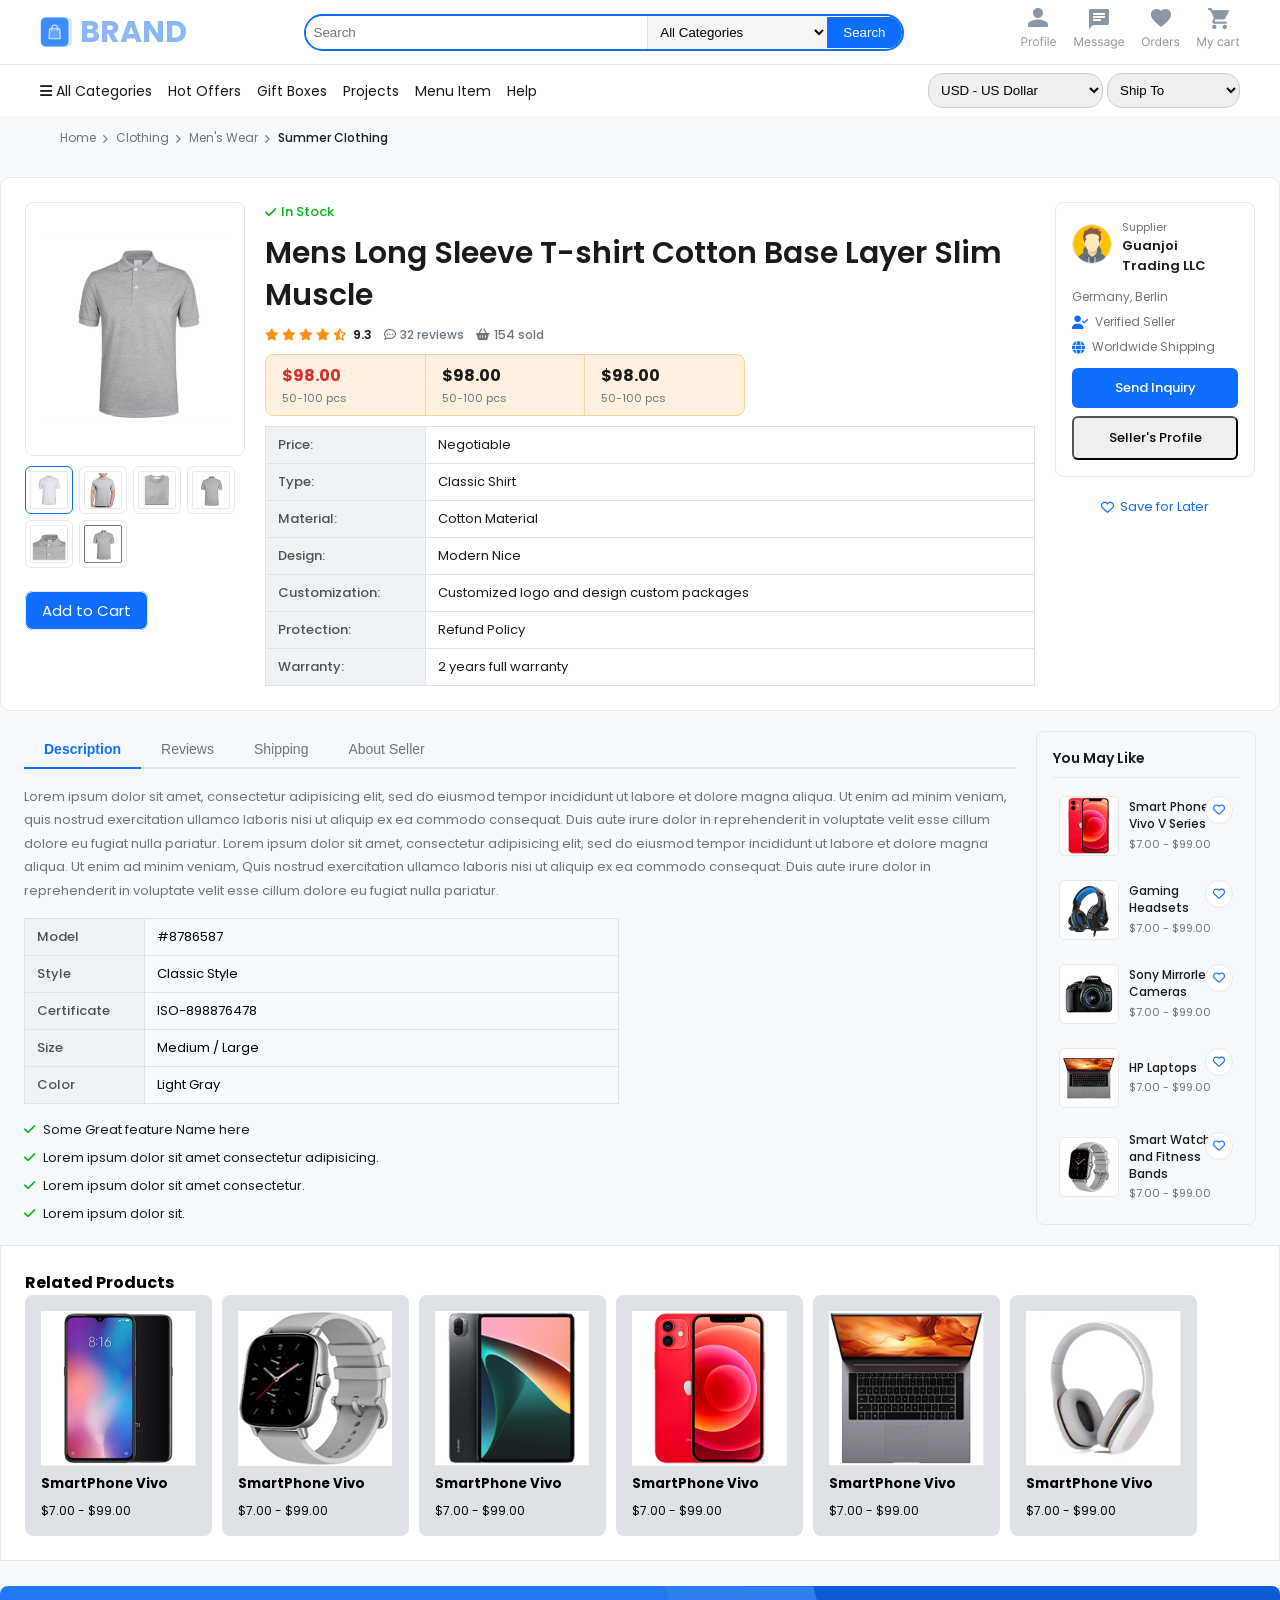
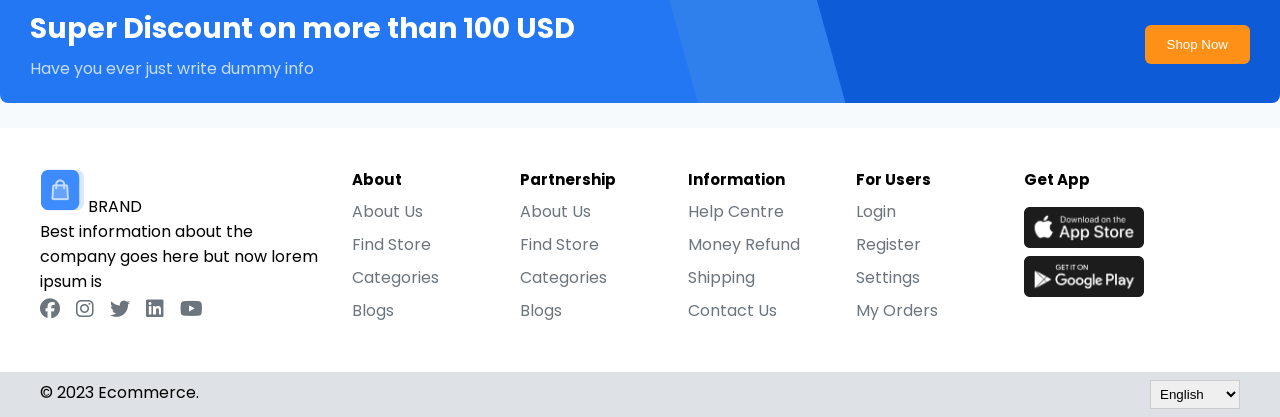
<file: product.html>
<!doctype html>
<html lang="en">
  <head>
    <meta charset="UTF-8" />
    <meta name="viewport" content="width=device-width, initial-scale=1.0" />

    <link rel="stylesheet" href="css/product.css" />

    <link
      rel="stylesheet"
      href="https://cdnjs.cloudflare.com/ajax/libs/font-awesome/6.5.0/css/all.min.css"
      crossorigin="anonymous"
      referrerpolicy="no-referrer"
    />

    <link
      href="https://fonts.googleapis.com/css2?family=Poppins&display=swap"
      rel="stylesheet"
    />

    <title>E-Commerce</title>
  </head>

  <body>
    <!-- HEADER -->
    <header class="top-header">
      <div class="brand-logo">
        <img
          src="Images/Header,Footer/logo-symbol.png"
          alt="logo"
          href="index.html"
        />
        <span class="title">BRAND</span>
      </div>

      <div class="search-container">
        <input
          type="search"
          placeholder="Search"
          aria-label="Search products"
        />
        <select aria-label="Select category">
          <option>All Categories</option>
          <option>Electronics</option>
          <option>Fashion</option>
          <option>Home & Living</option>
          <option>Beauty & Personal Care</option>
          <option>Sports & Fitness</option>
          <option>Toys & Games</option>
          <option>Books</option>
          <option>Groceries</option>
          <option>Automotive</option>
        </select>
        <button type="button">Search</button>
      </div>

      <div class="action-buttons">
        <a href="#"
          ><img src="Images/Header,Footer/Profile.svg" alt="profile"
        /></a>
        <a href="#"
          ><img src="Images/Header,Footer/Message.png" alt="messages"
        /></a>
        <a href="#"
          ><img src="Images/Header,Footer/Orders.png" alt="orders"
        /></a>
        <a href="#"><img src="Images/Header,Footer/Cart.png" alt="cart" /></a>
      </div>
    </header>

    <!-- MAIN NAVBAR -->
    <nav class="navbar">
      <div class="nav-action-buttons">
        <ul class="nav-links">
          <li>
            <a href="#"><i class="fa-solid fa-bars"></i> All Categories</a>
          </li>
          <li><a href="#">Hot Offers</a></li>
          <li><a href="#">Gift Boxes</a></li>
          <li><a href="#">Projects</a></li>
          <li><a href="#">Menu Item</a></li>
          <li><a href="#">Help</a></li>
        </ul>
      </div>
      <div class="country-select">
        <select class="currency-select" aria-label="Select currency">
          <option value="usd">USD - US Dollar</option>
          <option value="eur">EUR - Euro</option>
          <option value="gbp">GBP - British Pound</option>
          <option value="pkr">PKR - Pakistani Rupee</option>
          <option value="inr">INR - Indian Rupee</option>
          <option value="aed">AED - UAE Dirham</option>
          <option value="sar">SAR - Saudi Riyal</option>
          <option value="jpy">JPY - Japanese Yen</option>
          <option value="cny">CNY - Chinese Yuan</option>
        </select>
        <select class="ship-select" aria-label="Ship to country">
          <option value="">Ship To</option>
          <option value="pk">Pakistan</option>
          <option value="us">United States</option>
          <option value="uk">United Kingdom</option>
          <option value="ae">UAE</option>
          <option value="sa">Saudi Arabia</option>
          <option value="in">India</option>
          <option value="cn">China</option>
          <option value="jp">Japan</option>
        </select>
      </div>
    </nav>

    <main>
      <!-- BREADCRUMB -->
      <nav class="breadcrumb" aria-label="Breadcrumb">
        <ul>
          <li><a href="index.html">Home</a></li>
          <li><a href="#">Clothing</a></li>
          <li><a href="#">Men's Wear</a></li>
          <li><a href="#">Summer Clothing</a></li>
        </ul>
      </nav>
      <!--MAIN PRODUCT SECTION-->
      <section class="main-product">
        <div class="gallery">
          <div class="main-image">
            <img
              src="Images/Product/Main Product/main-image.png"
              alt="Main-Image"
            />
          </div>
          <div class="image-gallery">
            <img src="Images/Product/Main Product/Image-1.png" alt="image-1" />
            <img src="Images/Product/Main Product/Image-2.png" alt="image-2" />
            <img src="Images/Product/Main Product/Image-3.png" alt="image-3" />
            <img src="Images/Product/Main Product/Image-4.png" alt="image-4" />
            <img src="Images/Product/Main Product/Image-5.png" alt="image-5" />
            <img src="Images/Product/Main Product/Image-6.png" alt="image-6" />
          </div>
          <div class="add-to-cart">
            <a href="cart.html">Add to Cart</a>
          </div>
        </div>
        <div class="product-info">
          <div class="available">
            <i class="fa-solid fa-check"></i>
            <span>In Stock</span>
          </div>
          <div class="product-title">
            <h3>Mens Long Sleeve T-shirt Cotton Base Layer Slim Muscle</h3>
          </div>
          <div class="product-rating">
            <div class="rating-box">
              <i class="fa-solid fa-star"></i>
              <i class="fa-solid fa-star"></i>
              <i class="fa-solid fa-star"></i>
              <i class="fa-solid fa-star"></i>
              <i class="fa-solid fa-star-half-stroke"></i>
              <span>9.3</span>
            </div>

            <div class="review-box">
              <i class="fa-regular fa-comment-dots"></i>
              <span>32 reviews</span>
            </div>

            <div class="sold-box">
              <i class="fa-solid fa-basket-shopping"></i>
              <span>154 sold</span>
            </div>
          </div>
          <div class="whole-sale-prices">
            <div class="whole-sale-info">
              <h3>$98.00</h3>
              <span>50-100 pcs</span>
            </div>
            <div class="whole-sale-info">
              <h3>$98.00</h3>
              <span>50-100 pcs</span>
            </div>
            <div class="whole-sale-info">
              <h3>$98.00</h3>
              <span>50-100 pcs</span>
            </div>
          </div>
          <div class="product-short-info">
            <div class="info-row">
              <span class="label">Price:</span>
              <span class="value">Negotiable</span>
            </div>

            <div class="info-row">
              <span class="label">Type:</span>
              <span class="value">Classic Shirt</span>
            </div>

            <div class="info-row">
              <span class="label">Material:</span>
              <span class="value">Cotton Material</span>
            </div>

            <div class="info-row">
              <span class="label">Design:</span>
              <span class="value">Modern Nice</span>
            </div>

            <div class="info-row">
              <span class="label">Customization:</span>
              <span class="value"
                >Customized logo and design custom packages</span
              >
            </div>

            <div class="info-row">
              <span class="label">Protection:</span>
              <span class="value">Refund Policy</span>
            </div>

            <div class="info-row">
              <span class="label">Warranty:</span>
              <span class="value">2 years full warranty</span>
            </div>
          </div>
        </div>
        <div class="seller-column">
          <div class="seller-info">
            <div class="seller-title">
              <div class="seller-pic">
                <img
                  src="Images/Product/Seller/seller.png"
                  alt="seller-profile"
                />
              </div>
              <div class="seller-name">
                <p>Supplier</p>
                <p>Guanjoi Trading LLC</p>
              </div>
            </div>
            <div class="seller-details">
              <div class="seller-country">
                <span>Germany, Berlin</span>
              </div>
              <div class="seller-verified">
                <i class="fa-solid fa-user-check"></i>
                <span>Verified Seller</span>
              </div>
              <div class="worldwide">
                <i class="fa-solid fa-globe"></i>
                <span>Worldwide Shipping</span>
              </div>
            </div>
            <div class="seller-buttons">
              <button>Send Inquiry</button>
              <button>Seller's Profile</button>
            </div>
          </div>
          <div class="save-for-later">
            <i class="fa-regular fa-heart"></i>
            <span>Save for Later</span>
          </div>
        </div>
      </section>

      <!-- MID SECTION-->
      <section class="details-plus-maylike">
        <!--PRODUCT DESCRIPTION-->
        <section class="product-description-box">
          <div class="navigation-buttons">
            <ul>
              <li><button>Description</button></li>
              <li><button>Reviews</button></li>
              <li><button>Shipping</button></li>
              <li><button>About Seller</button></li>
            </ul>
          </div>
          <div class="product-description">
            <p>
              Lorem ipsum dolor sit amet, consectetur adipisicing elit, sed do
              eiusmod tempor incididunt ut labore et dolore magna aliqua. Ut
              enim ad minim veniam,<br />
              quis nostrud exercitation ullamco laboris nisi ut aliquip ex ea
              commodo consequat. Duis aute irure dolor in reprehenderit in
              voluptate velit esse cillum dolore eu fugiat nulla pariatur. Lorem
              ipsum dolor sit amet, consectetur adipisicing elit, sed do eiusmod
              tempor incididunt ut labore et dolore magna aliqua. Ut enim ad
              minim veniam, Quis nostrud exercitation ullamco laboris nisi ut
              aliquip ex ea commodo consequat. Duis aute irure dolor in
              reprehenderit in voluptate velit esse cillum dolore eu fugiat
              nulla pariatur.
            </p>
          </div>
          <div class="details-table">
            <table>
              <tbody>
                <tr>
                  <td>Model</td>
                  <td>#8786587</td>
                </tr>

                <tr>
                  <td>Style</td>
                  <td>Classic Style</td>
                </tr>

                <tr>
                  <td>Certificate</td>
                  <td>ISO-898876478</td>
                </tr>

                <tr>
                  <td>Size</td>
                  <td>Medium / Large</td>
                </tr>

                <tr>
                  <td>Color</td>
                  <td>Light Gray</td>
                </tr>
              </tbody>
            </table>
          </div>
          <div class="details-check">
            <ul>
              <li>
                <i class="fa-solid fa-check"></i>
                Some Great feature Name here
              </li>

              <li>
                <i class="fa-solid fa-check"></i>
                Lorem ipsum dolor sit amet consectetur adipisicing.
              </li>

              <li>
                <i class="fa-solid fa-check"></i>
                Lorem ipsum dolor sit amet consectetur.
              </li>

              <li>
                <i class="fa-solid fa-check"></i>
                Lorem ipsum dolor sit.
              </li>
            </ul>
          </div>
        </section>
        <!-- YOU MAY LIKE SECTION -->
        <section class="you-may-like-box">
          <h4>You May Like</h4>

          <div class="products-list">
            <a href="#" class="product-card">
              <div class="image">
                <img src="Images/Cards/1.png" alt="Smart phone" />
              </div>

              <div class="product-details">
                <h5>Smart Phones Vivo V Series</h5>
                <p class="price">$7.00 - $99.00</p>
              </div>
            </a>

            <a href="#" class="product-card">
              <div class="image">
                <img src="Images/Cards/5.png" alt="Gaming headset" />
              </div>

              <div class="product-details">
                <h5>Gaming Headsets</h5>
                <p class="price">$7.00 - $99.00</p>
              </div>
            </a>

            <a href="#" class="product-card">
              <div class="image">
                <img src="Images/Cards/6.png" alt="Sony camera" />
              </div>

              <div class="product-details">
                <h5>Sony Mirrorless Cameras</h5>
                <p class="price">$7.00 - $99.00</p>
              </div>
            </a>

            <a href="#" class="product-card">
              <div class="image">
                <img src="Images/Cards/7.png" alt="HP laptop" />
              </div>

              <div class="product-details">
                <h5>HP Laptops</h5>
                <p class="price">$7.00 - $99.00</p>
              </div>
            </a>

            <a href="#" class="product-card">
              <div class="image">
                <img src="Images/Cards/8.png" alt="Smart watch" />
              </div>

              <div class="product-details">
                <h5>Smart Watches and Fitness Bands</h5>
                <p class="price">$7.00 - $99.00</p>
              </div>
            </a>
          </div>
        </section>
      </section>

      <!--RELATED PRODUCTS-->
      <section class="related-products">
        <h4>Related Products</h4>
        <div class="related-grid">
          <div class="product-card">
            <img src="Images/Listing/1.png" alt="item-1" />
            <h5>SmartPhone Vivo</h5>
            <p>$7.00 - $99.00</p>
          </div>
          <div class="product-card">
            <img src="Images/Listing/6.png" alt="item-1" />
            <h5>SmartPhone Vivo</h5>
            <p>$7.00 - $99.00</p>
          </div>
          <div class="product-card">
            <img src="Images/Listing/2.png" alt="item-2" />
            <h5>SmartPhone Vivo</h5>
            <p>$7.00 - $99.00</p>
          </div>
          <div class="product-card">
            <img src="Images/Listing/3.png" alt="item-3" />
            <h5>SmartPhone Vivo</h5>
            <p>$7.00 - $99.00</p>
          </div>
          <div class="product-card">
            <img src="Images/Listing/4.png" alt="item-4" />
            <h5>SmartPhone Vivo</h5>
            <p>$7.00 - $99.00</p>
          </div>
          <div class="product-card">
            <img src="Images/Listing/5.png" alt="item-5" />
            <h5>SmartPhone Vivo</h5>
            <p>$7.00 - $99.00</p>
          </div>
        </div>
      </section>

      <!--DISCOUNT BOX-->
      <section class="discount-box">
        <div class="details">
          <h3>Super Discount on more than 100 USD</h3>
          <p>Have you ever just write dummy info</p>
        </div>
        <div class="shopnow-button">
          <button>Shop Now</button>
        </div>
      </section>
    </main>

    <!-- FOOTER -->
    <footer class="footer">
      <section class="top-footer">
        <div class="logo-details">
          <div id="brand-logo">
            <img src="Images/Header,Footer/logo-symbol.png" alt="Brand logo" />
            <span class="title">BRAND</span>
          </div>
          <p>
            Best information about the company goes here but now lorem ipsum is
          </p>
          <div class="social-action-buttons">
            <a href="#" aria-label="Facebook"
              ><i class="fa-brands fa-facebook"></i
            ></a>
            <a href="#" aria-label="Instagram"
              ><i class="fa-brands fa-instagram"></i
            ></a>
            <a href="#" aria-label="Twitter"
              ><i class="fa-brands fa-twitter"></i
            ></a>
            <a href="#" aria-label="LinkedIn"
              ><i class="fa-brands fa-linkedin"></i
            ></a>
            <a href="#" aria-label="YouTube"
              ><i class="fa-brands fa-youtube"></i
            ></a>
          </div>
        </div>
        <div class="about-details">
          <h3>About</h3>
          <ul>
            <li><a href="#">About Us</a></li>
            <li><a href="#">Find Store</a></li>
            <li><a href="#">Categories</a></li>
            <li><a href="#">Blogs</a></li>
          </ul>
        </div>
        <div class="partnership-details">
          <h3>Partnership</h3>
          <ul>
            <li><a href="#">About Us</a></li>
            <li><a href="#">Find Store</a></li>
            <li><a href="#">Categories</a></li>
            <li><a href="#">Blogs</a></li>
          </ul>
        </div>
        <div class="information-details">
          <h3>Information</h3>
          <ul>
            <li><a href="#">Help Centre</a></li>
            <li><a href="#">Money Refund</a></li>
            <li><a href="#">Shipping</a></li>
            <li><a href="#">Contact Us</a></li>
          </ul>
        </div>
        <div class="forusers-details">
          <h3>For Users</h3>
          <ul>
            <li><a href="#">Login</a></li>
            <li><a href="#">Register</a></li>
            <li><a href="#">Settings</a></li>
            <li><a href="#">My Orders</a></li>
          </ul>
        </div>
        <div class="getapp-details">
          <h3>Get App</h3>
          <img
            src="Images/Header,Footer/Appstore-button.png"
            alt="Download on App Store"
          />
          <img
            src="Images/Header,Footer/Googleplay-button.png"
            alt="Download on Google Play"
          />
        </div>
      </section>
      <section class="bottom-footer">
        <p>© 2023 Ecommerce.</p>
        <select id="select-lang" aria-label="Select language">
          <option value="en">English</option>
          <option value="es">Spanish</option>
          <option value="fr">French</option>
          <option value="de">German</option>
          <option value="zh">Chinese</option>
          <option value="ja">Japanese</option>
          <option value="ko">Korean</option>
          <option value="ar">Arabic</option>
          <option value="hi">Hindi</option>
        </select>
      </section>
    </footer>
    <script src="js/product.js"></script>
  </body>
</html>
</file>
<file: css/product.css>
/* =========================
   GLOBAL RESET + ROOT
========================= */
* {
  margin: 0;
  padding: 0;
  box-sizing: border-box;
}

:root {
  /* spacing */
  --space-xs: 4px;
  --space-sm: 8px;
  --space-md: 16px;
  --space-lg: 24px;
  --space-xl: 40px;
  --space-xxl: 60px;

  /* colors */
  --color-primary: #0d6efd;
  --color-primary-hover: #0b5ed7;
  --color-border: #e5e7eb;
  --color-text: #1a1a1a;
  --color-text-medium: #606060;
  --color-text-light: #6c757d;
  --color-muted: #8b96a5;
  --color-bg-page: #f7fafc;
  --color-bg-inner-page: #dee2e7;
  --color-bg-white: #ffffff;
  --color-bg-light: #f8f9fa;
  --color-stars: #ff9017;
  --color-free-ship: #00b517;
}

/* =========================
   BASE
========================= */
body {
  background: var(--color-bg-page);
  font-family: "Poppins", sans-serif;
  display: flex;
  flex-direction: column;
  min-height: 100vh;
}

main {
  flex: 1;
}

/* =========================
   HEADER
========================= */
.top-header {
  display: flex;
  justify-content: space-between;
  align-items: center;
  padding: var(--space-sm) var(--space-xl);
  border-bottom: 1px solid var(--color-border);
  background: white;
  position: sticky;
  top: 0;
  z-index: 1000;

  .brand-logo {
    display: flex;
    align-items: center;
    gap: var(--space-sm);

    img {
      height: 32px;
    }

    .title {
      font-size: 30px;
      font-weight: 700;
      color: #8cb7f5;
    }
  }

  .action-buttons {
    display: flex;
    align-items: center;
    gap: var(--space-md);
  }

  .search-container {
    display: flex;
    align-items: center;
    flex: 1;
    max-width: 600px;
    margin: 0 var(--space-lg);
    border: 2px solid var(--color-primary);
    border-radius: 30px;
    overflow: hidden;

    input {
      flex: 1;
      padding: var(--space-sm);
      border: none;
      outline: none;
    }

    select {
      padding: var(--space-sm);
      border: none;
      border-left: 1px solid #ddd;
      background: #f5f5f5;
    }

    button {
      padding: var(--space-sm) var(--space-md);
      border: none;
      background: var(--color-primary);
      color: white;
      cursor: pointer;

      &:hover {
        background: var(--color-primary-hover);
      }
    }
  }
}

/* =========================
   NAVBAR
========================= */
.navbar {
  display: flex;
  justify-content: space-between;
  align-items: center;
  padding: var(--space-sm) var(--space-xl);
  background: white;

  .nav-action-buttons {
    ul {
      display: flex;
      gap: var(--space-md);
      list-style: none;
    }
  }

  select {
    padding: var(--space-sm);
    border: 1px solid #ccc;
    border-radius: 15px;
  }

  a {
    text-decoration: none;
    color: var(--color-text);
    font-size: 14px;
    transition: 0.2s;

    &:hover {
      color: var(--color-primary);
      border-bottom: 2px solid var(--color-primary);
    }
  }
}

/* =========================
   BREADCRUMB
========================= */
.breadcrumb {
  padding: var(--space-sm) var(--space-xxl);

  ul {
    display: flex;
    gap: var(--space-sm);
    list-style: none;
  }

  li {
    a {
      text-decoration: none;
      color: var(--color-text-light);
      font-size: 12px;
    }

    &:not(:last-child) a::after {
      content: "\f054";
      font-family: "Font Awesome 6 Free";
      font-weight: 900;
      margin-left: 6px;
      font-size: 9px;
    }

    &:last-child a {
      color: var(--color-text);
      font-weight: 500;
    }
  }
}

/* =========================
   MAIN PRODUCT
========================= */

.main-product {
  display: grid;
  grid-template-columns: 220px 1fr 200px;
  max-width: 1300px;
  gap: 20px;
  margin: 20px auto;
  padding: var(--space-lg);
  background-color: var(--color-bg-white);
  border: 1px solid var(--color-border);
  border-radius: 10px;
  align-items: start;

  .gallery {
    display: flex;
    flex-direction: column;
    gap: 10px;

    .main-image {
      width: 100%;
      border: 1px solid var(--color-border);
      border-radius: 8px;
      overflow: hidden;
      display: flex;
      align-items: center;
      justify-content: center;
      padding: var(--space-md);

      img {
        width: 100%;
        height: 220px;
        object-fit: contain;
      }
    }

    .image-gallery {
      display: flex;
      gap: 6px;
      flex-wrap: wrap;

      img {
        width: 48px;
        height: 48px;
        object-fit: contain;
        border: 1px solid var(--color-border);
        border-radius: 6px;
        cursor: pointer;
        padding: 4px;
        transition: border-color 0.2s;

        &:hover,
        &.active {
          border-color: var(--color-primary);
        }
      }
    }
    .add-to-cart {
      margin-top: 20px;
      transition: 0.3s ease;
      a {
        text-decoration: none;
        background-color: var(--color-primary);
        color: var(--color-bg-white);
        font-size: 15px;
        border: 0.5px solid var(--color-border);
        padding: var(--space-sm) var(--space-md);
        border-radius: 8px;
      }
      &:hover {
        transform: scale(1.05);
        margin-left: 10px;
      }
    }
  }

  .product-info {
    display: flex;
    flex-direction: column;
    gap: 10px;

    .available {
      display: flex;
      align-items: center;
      gap: 5px;
      color: #00b517;
      font-size: 13px;
      font-weight: 500;
    }

    .product-title h3 {
      font-size: 30px;
      font-weight: 600;
      line-height: 1.4;
      color: var(--color-text);
    }

    .product-rating {
      display: flex;
      align-items: center;
      gap: 12px;
      font-size: 12px;

      .rating-box {
        display: flex;
        align-items: center;
        gap: 3px;
        color: #ff9017;

        span {
          color: var(--color-text);
          font-weight: 600;
          margin-left: 3px;
        }
      }

      .review-box,
      .sold-box {
        display: flex;
        align-items: center;
        gap: 4px;
        color: var(--color-text-light);
        font-weight: 500;
      }
    }
  }

  .whole-sale-prices {
    display: flex;
    max-width: 480px;
    border: 1px solid #ffd199;
    border-radius: 8px;
    overflow: hidden;
    background-color: #fff0df;

    .whole-sale-info {
      display: flex;
      flex-direction: column;
      justify-content: center;
      padding: 8px 16px;
      flex: 1;
      border-right: 1px solid #ffd199;

      &:last-child {
        border-right: none;
      }

      &:first-child h3 {
        color: #d32f2f;
      }

      h3 {
        font-size: 16px;
        font-weight: 700;
        color: var(--color-text);
      }

      span {
        font-size: 11px;
        color: var(--color-text-light);
        margin-top: 2px;
      }
    }
  }

  .product-short-info {
    display: table;
    width: 100%;
    border-collapse: collapse;
    font-size: 13px;

    .info-row {
      display: table-row;
    }

    .label,
    .value {
      display: table-cell;
      padding: 8px 12px;
      border: 1px solid #dee2e7;
    }

    .label {
      width: 160px;
      background: #eff2f4;
      font-weight: 500;
      color: #505050;
      white-space: nowrap;
    }

    .value {
      color: var(--color-text);
    }
  }

  .seller-column {
    display: flex;
    flex-direction: column;
    gap: 12px;
  }

  .seller-info {
    display: flex;
    flex-direction: column;
    gap: 12px;
    border: 1px solid var(--color-border);
    border-radius: 8px;
    padding: var(--space-md);

    .seller-title {
      display: flex;
      align-items: center;
      gap: 10px;

      .seller-pic img {
        width: 40px;
        height: 40px;
        border-radius: 50%;
        object-fit: cover;
        border: 1px solid var(--color-border);
      }

      .seller-name {
        p:first-child {
          font-size: 11px;
          color: var(--color-text-light);
        }

        p:last-child {
          font-size: 13px;
          font-weight: 600;
          color: var(--color-text);
        }
      }
    }

    .seller-details {
      display: flex;
      flex-direction: column;
      gap: 7px;

      .seller-country,
      .seller-verified,
      .worldwide {
        display: flex;
        align-items: center;
        gap: 7px;
        font-size: 12px;
        color: var(--color-text-light);
      }

      i {
        color: var(--color-primary);
        font-size: 13px;
      }
    }

    .seller-buttons {
      display: flex;
      flex-direction: column;
      gap: 8px;

      button {
        width: 100%;
        padding: 10px;
        border-radius: 6px;
        font-size: 13px;
        font-weight: 500;
        cursor: pointer;
        font-family: "Poppins", sans-serif;
        transition: 0.2s;

        &:first-child {
          background: var(--color-primary);
          color: white;
          border: none;

          &:hover {
            background: var(--color-primary-hover);
          }
        }

        &:last-child {
          background: white;
          color: var(--color-primary);
          border: 1px solid var(--color-primary);

          &:hover {
            background: var(--color-primary);
            color: white;
          }
        }
      }
    }
  }

  .save-for-later {
    display: flex;
    align-items: center;
    justify-content: center;
    gap: 6px;
    font-size: 13px;
    color: var(--color-primary);
    cursor: pointer;
    padding: var(--space-sm);
    transition: 0.2s;

    &:hover {
      opacity: 0.7;
    }
  }
}

/* =========================
   DETAILS + YOU MAY LIKE 
========================= */

.details-plus-maylike {
  display: grid;
  grid-template-columns: 1fr 220px;
  max-width: 1300px;
  margin: 16px auto;
  gap: 20px;
  padding: 0 var(--space-lg);
  align-items: start;

  .product-description-box {
    .navigation-buttons {
      ul {
        display: flex;
        list-style: none;
        border-bottom: 2px solid var(--color-border);
        margin-bottom: 16px;

        li button {
          padding: 10px 20px;
          background: none;
          border: none;
          border-bottom: 2px solid transparent;
          margin-bottom: -2px;
          font-size: 14px;
          color: var(--color-text-light);
          cursor: pointer;
          transition: 0.2s;

          &:hover {
            color: var(--color-primary);
          }

          &.active {
            color: var(--color-primary);
            border-bottom-color: var(--color-primary);
            font-weight: 600;
          }
        }
      }
    }

    .product-description {
      p {
        font-size: 13px;
        line-height: 1.8;
        color: var(--color-text-light);
        margin-bottom: 16px;
      }
    }

    .details-table {
      table {
        width: 60%;
        border-collapse: collapse;
        font-size: 13px;
        margin-bottom: 16px;
      }

      td {
        padding: 8px 12px;
        border: 1px solid #dee2e7;
      }

      tr td:first-child {
        background: #eff2f4;
        font-weight: 500;
        color: #505050;
        width: 120px;
      }
    }

    .details-check {
      ul {
        list-style: none;
        display: flex;
        flex-direction: column;
        gap: 8px;
      }

      li {
        display: flex;
        align-items: center;
        gap: 8px;
        font-size: 13px;
        color: var(--color-text);

        i {
          color: #00b517;
          font-size: 13px;
        }
      }
    }
  }

  .you-may-like-box {
    border: 1px solid var(--color-border);
    border-radius: 8px;
    padding: var(--space-md);

    h4 {
      font-size: 14px;
      font-weight: 600;
      color: var(--color-text);
      margin-bottom: 12px;
      padding-bottom: 8px;
      border-bottom: 1px solid var(--color-border);
    }

    .products-list {
      display: flex;
      flex-direction: column;
      gap: 12px;
    }

    .product-card {
      display: flex;
      align-items: center;
      gap: 10px;
      text-decoration: none;
      padding: 6px;
      border-radius: 6px;
      transition: background 0.2s;

      &:hover {
        background: var(--color-bg-light);
      }

      .image {
        width: 60px;
        height: 60px;
        flex-shrink: 0;
        border: 1px solid var(--color-border);
        border-radius: 6px;
        overflow: hidden;
        display: flex;
        align-items: center;
        justify-content: center;

        img {
          width: 100%;
          height: 100%;
          object-fit: contain;
        }
      }

      .product-details {
        h5 {
          font-size: 12px;
          font-weight: 500;
          color: var(--color-text);
          line-height: 1.4;
        }

        .price {
          font-size: 11px;
          color: var(--color-text-light);
          margin-top: 3px;
        }
      }
    }
  }
}

/* =========================
   RELATED PRODUCTS
========================= */
.related-products {
  max-width: 1300px;
  margin: 20px auto;
  padding: var(--space-lg);
  background: white;
  border: 1px solid var(--color-border);

  .related-grid {
    display: flex;
    gap: 10px;

    .product-card {
      display: flex;
      flex-direction: column;
      gap: 8px;
      padding: var(--space-md);
      background: var(--color-bg-inner-page);
      border-radius: 8px;
      transition: 0.3s;

      img {
        width: 155px;
        height: 155px;
      }

      p {
        font-size: 12px;
      }

      &:hover {
        transform: translateY(-5px) scale(1.05);
      }
    }
  }
}

/* =========================
   DISCOUNT BOX
========================= */
.discount-box {
  max-width: 1300px;
  margin: 25px auto;
  padding: 22px 30px;
  border-radius: 8px;
  position: relative;
  overflow: hidden;

  display: flex;
  justify-content: space-between;
  align-items: center;

  background: linear-gradient(
    90deg,
    #2377f3 0%,
    #2377f3 58%,
    #0d5bd7 58%,
    #0d5bd7 100%
  );

  &::before {
    content: "";
    position: absolute;
    top: 0;
    left: 52%;
    width: 180px;
    height: 100%;
    background: #2f80ed;
    clip-path: polygon(0 0, 82% 0, 100% 100%, 18% 100%);
  }

  * {
    position: relative;
    z-index: 2;
  }

  .details {
    h3 {
      color: white;
      font-size: 28px;
      margin-bottom: 6px;
    }

    p {
      color: rgba(255, 255, 255, 0.75);
    }
  }

  .shopnow-button button {
    background: #ff9017;
    color: white;
    border: none;
    padding: 12px 22px;
    border-radius: 6px;
    cursor: pointer;
  }
}

/* =========================
   FOOTER
========================= */
.footer {
  .top-footer {
    display: grid;
    grid-template-columns: 2fr repeat(4, 1fr) 1.5fr;
    gap: var(--space-lg);
    padding: var(--space-xl);
    background: white;

    h3 {
      font-size: 15px;
      margin-bottom: var(--space-sm);
    }

    ul {
      list-style: none;
    }

    a {
      text-decoration: none;
      color: var(--color-text-light);
      display: block;
      margin-bottom: var(--space-sm);

      &:hover {
        color: var(--color-primary);
        padding-left: 4px;
      }
    }

    .social-action-buttons {
      display: flex;
      gap: var(--space-md);

      a {
        font-size: 20px;
      }
    }

    .getapp-details {
      display: flex;
      flex-direction: column;
      gap: var(--space-sm);

      img {
        width: 120px;
      }
    }
  }

  .bottom-footer {
    display: flex;
    justify-content: space-between;
    padding: var(--space-sm) var(--space-xl);
    background: var(--color-bg-inner-page);

    #select-lang {
      padding: 5px;
      border: 1px solid #ccc;
    }
  }
}
</file>
